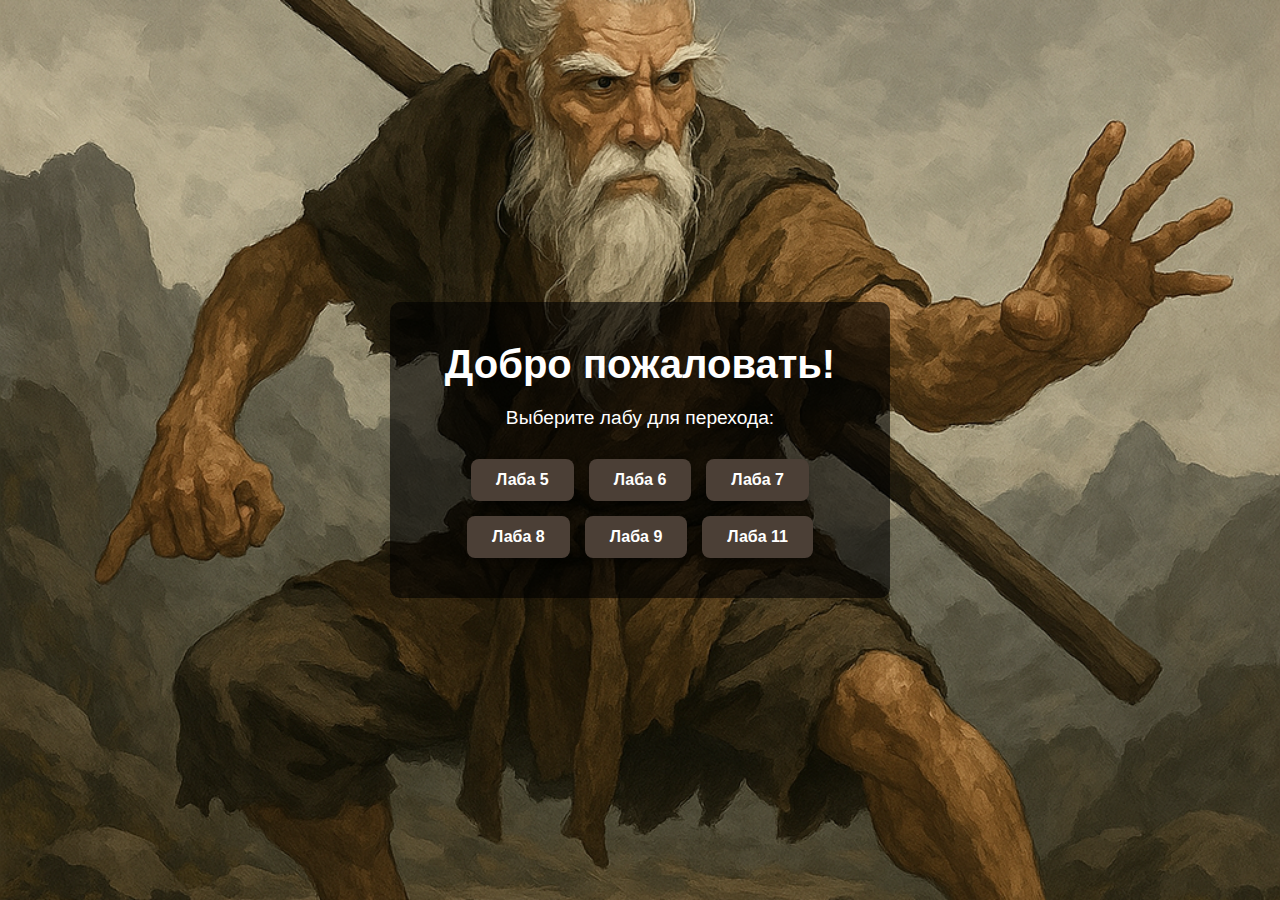
<file: index.html>
<!DOCTYPE html>
<html lang="ru">
<head>
  <meta charset="UTF-8">
  <meta name="viewport" content="width=device-width, initial-scale=1">
  <title>Главная страница</title>
  <link rel="stylesheet" href="styles.css">
</head>
<body>
  <div class="container">
    <h1>Добро пожаловать!</h1>
    <p>Выберите лабу для перехода:</p>
    <div class="button-container">
      <a href="EWT_lab_5/EWT_lab_5.html" class="btn">Лаба 5</a>
      <a href="EWT_lab_6/6_lab_EWT.html" class="btn">Лаба 6</a>
      <a href="EWT_lab_7/EWT_lab7.html" class="btn">Лаба 7</a>
      <a href="EWT_lab_8/EWT_lab8.html" class="btn">Лаба 8</a>
      <a href="EWT_lab_9/EWT_lab9.html" class="btn">Лаба 9</a>
      <a href="EWT_lab_11/EWT_lab_11.html" class="btn">Лаба 11</a>
    </div>
  </div>
</body>
</html>
</file>
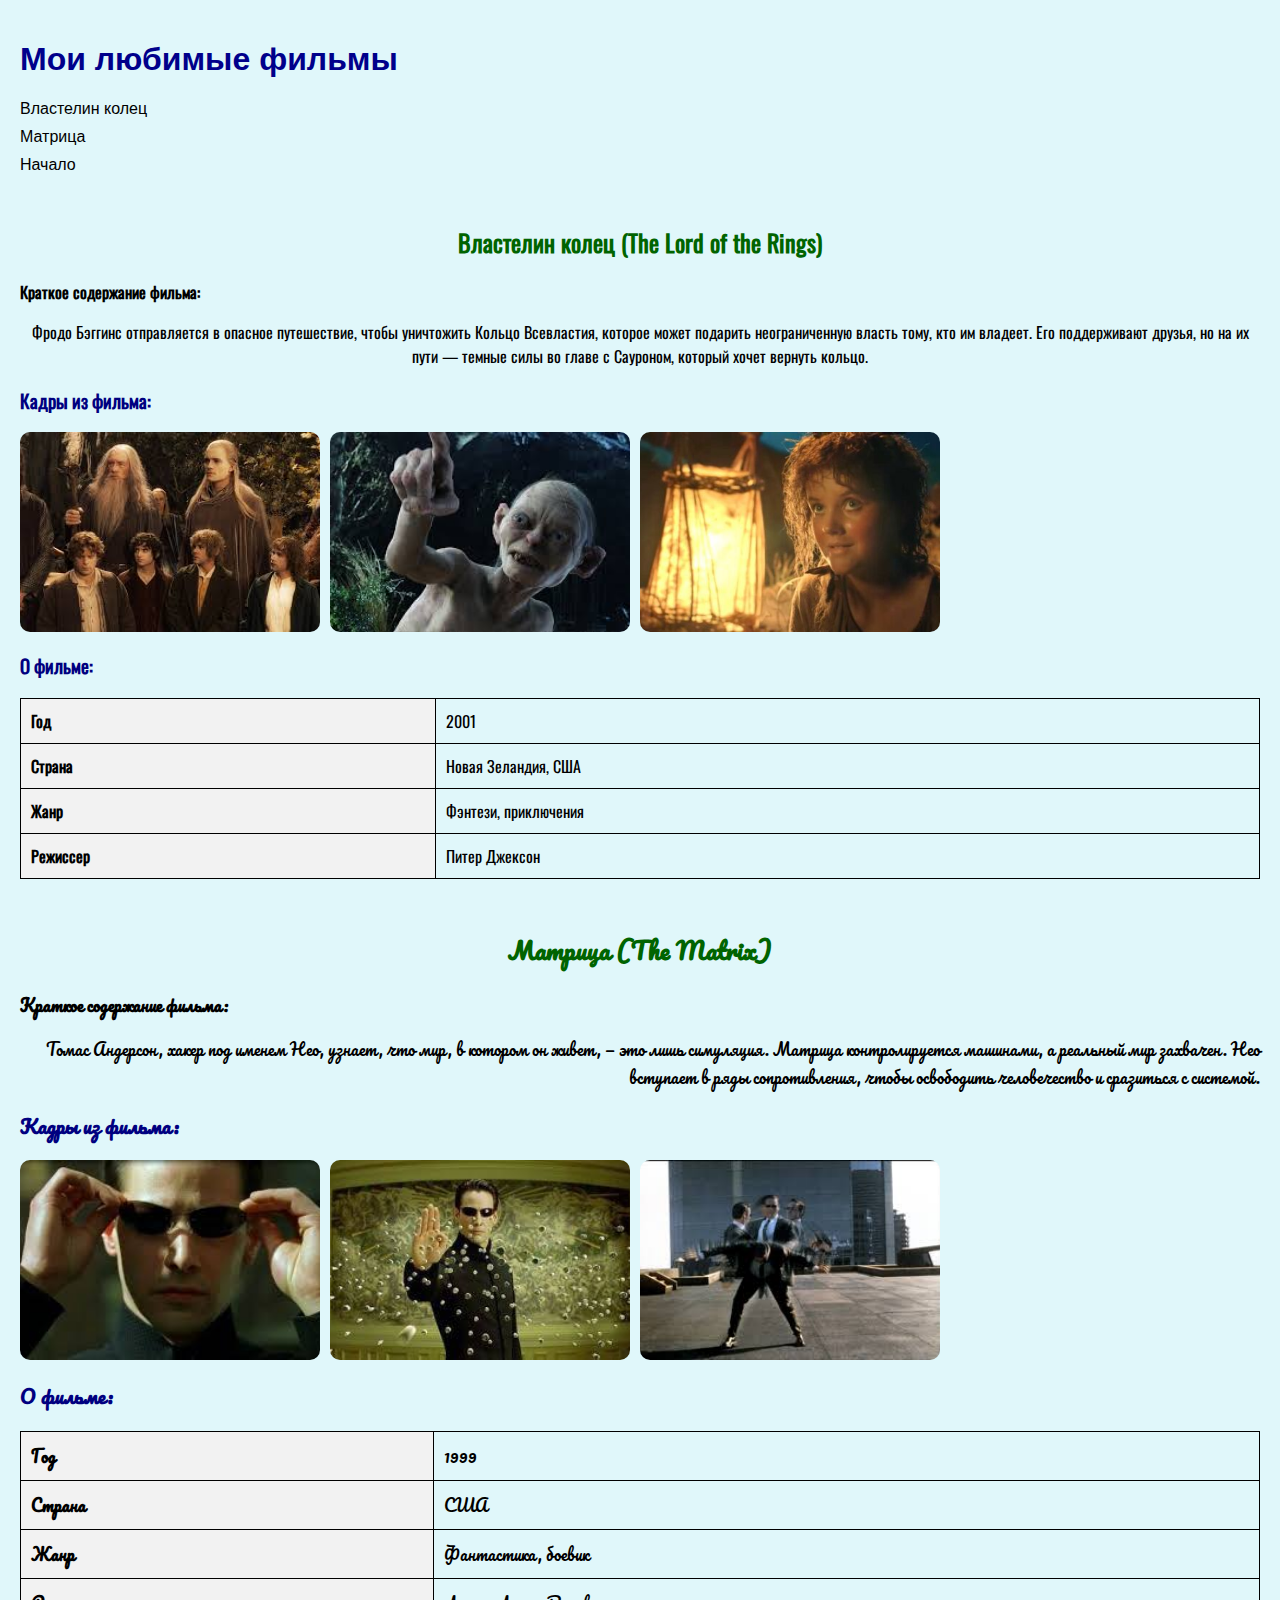
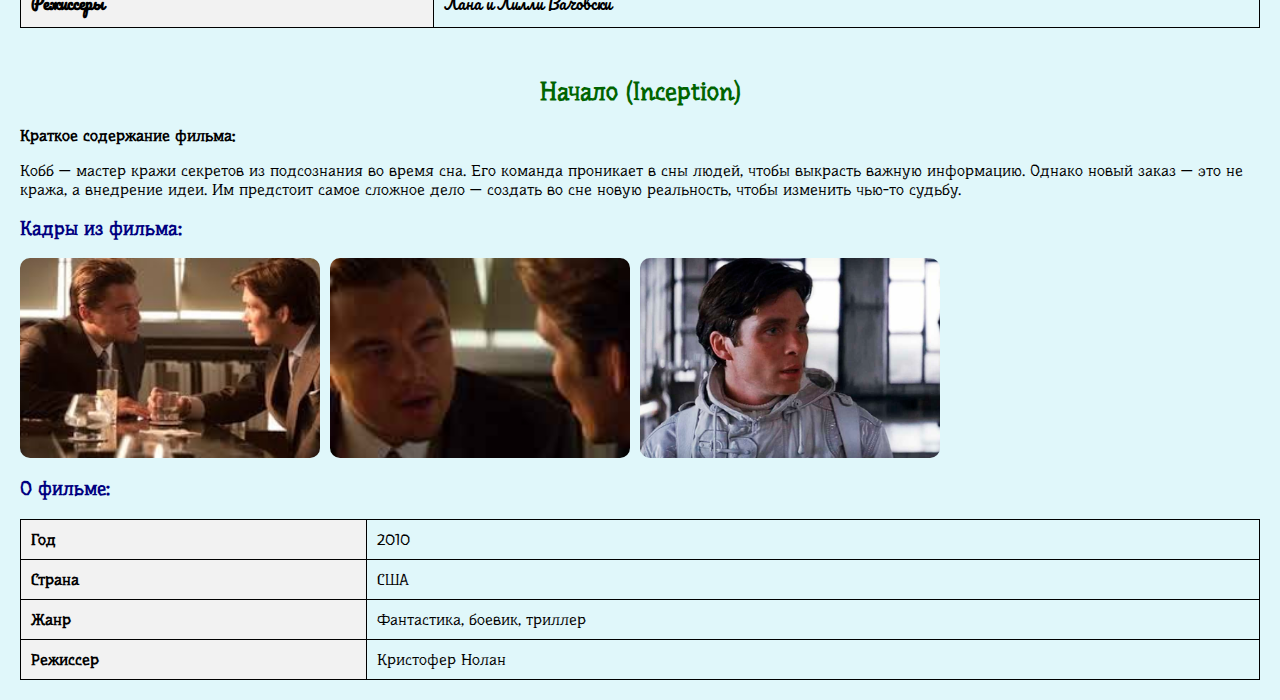
<file: EWT_lab_5/index.html>
<!DOCTYPE html>
<html lang="ru">
<head>
  <meta charset="UTF-8">
  <meta name="viewport" content="width=device-width, initial-scale=1.0">
  <title>lab 1</title>
  <link rel="stylesheet" href="style.css">
</head>
<body>
  <h1>Мои любимые фильмы</h1>
  <ul>
    <li><a href="#lord-of-the-rings">Властелин колец</a></li>
    <li><a href="#matrix">Матрица</a></li>
    <li><a href="#inception">Начало</a></li>
  </ul>

  <section class="movie" id="lord-of-the-rings">
    <h2>Властелин колец (The Lord of the Rings)</h2>
    <p><strong>Краткое содержание фильма:</strong></p>
    <p>Фродо Бэггинс отправляется в опасное путешествие, чтобы уничтожить Кольцо Всевластия, которое может подарить неограниченную власть тому, кто им владеет. Его поддерживают друзья, но на их пути — темные силы во главе с Сауроном, который хочет вернуть кольцо.</p>
    <h3>Кадры из фильма:</h3>
    <div class="images">
      <img src="lotr1.jpg" alt="Кадр 1 из фильма Властелин колец">
      <img src="lotr2.jpg" alt="Кадр 2 из фильма Властелин колец">
      <img src="lotr3.jpg" alt="Кадр 3 из фильма Властелин колец">
    </div>
    <h3>О фильме:</h3>
    <table>
      <tr>
        <th>Год</th>
        <td>2001</td>
      </tr>
      <tr>
        <th>Страна</th>
        <td>Новая Зеландия, США</td>
      </tr>
      <tr>
        <th>Жанр</th>
        <td>Фэнтези, приключения</td>
      </tr>
      <tr>
        <th>Режиссер</th>
        <td>Питер Джексон</td>
      </tr>
    </table>
  </section>
  
  <section class="movie" id="matrix">
    <h2>Матрица (The Matrix)</h2>
    <p><strong>Краткое содержание фильма:</strong></p>
    <p>Томас Андерсон, хакер под именем Нео, узнает, что мир, в котором он живет, — это лишь симуляция. Матрица контролируется машинами, а реальный мир захвачен. Нео вступает в ряды сопротивления, чтобы освободить человечество и сразиться с системой.</p>
    <h3>Кадры из фильма:</h3>
    <div class="images">
      <img src="matrix1.jpg" alt="Кадр 1 из фильма Матрица">
      <img src="matrix2.jpg" alt="Кадр 2 из фильма Матрица">
      <img src="matrix3.jpg" alt="Кадр 3 из фильма Матрица">
    </div>
    <h3>О фильме:</h3>
    <table>
      <tr>
        <th>Год</th>
        <td>1999</td>
      </tr>
      <tr>
        <th>Страна</th>
        <td>США</td>
      </tr>
      <tr>
        <th>Жанр</th>
        <td>Фантастика, боевик</td>
      </tr>
      <tr>
        <th>Режиссеры</th>
        <td>Лана и Лилли Вачовски</td>
      </tr>
    </table>
  </section>

  <section class="movie" id="inception">
    <h2>Начало (Inception)</h2>
    <p><strong>Краткое содержание фильма:</strong></p>
    <p>Кобб — мастер кражи секретов из подсознания во время сна. Его команда проникает в сны людей, чтобы выкрасть важную информацию. Однако новый заказ — это не кража, а внедрение идеи. Им предстоит самое сложное дело — создать во сне новую реальность, чтобы изменить чью-то судьбу.</p>
    <h3>Кадры из фильма:</h3>
    <div class="images">
      <img src="inception1.jpg" alt="Кадр 1 из фильма Начало">
      <img src="inception2.jpg" alt="Кадр 2 из фильма Начало">
      <img src="inception3.jpg" alt="Кадр 3 из фильма Начало">
    </div>
    <h3>О фильме:</h3>
    <table>
      <tr>
        <th>Год</th>
        <td>2010</td>
      </tr>
      <tr>
        <th>Страна</th>
        <td>США</td>
      </tr>
      <tr>
        <th>Жанр</th>
        <td>Фантастика, боевик, триллер</td>
      </tr>
      <tr>
        <th>Режиссер</th>
        <td>Кристофер Нолан</td>
      </tr>
    </table>
  </section>
</body>
</html>
</file>
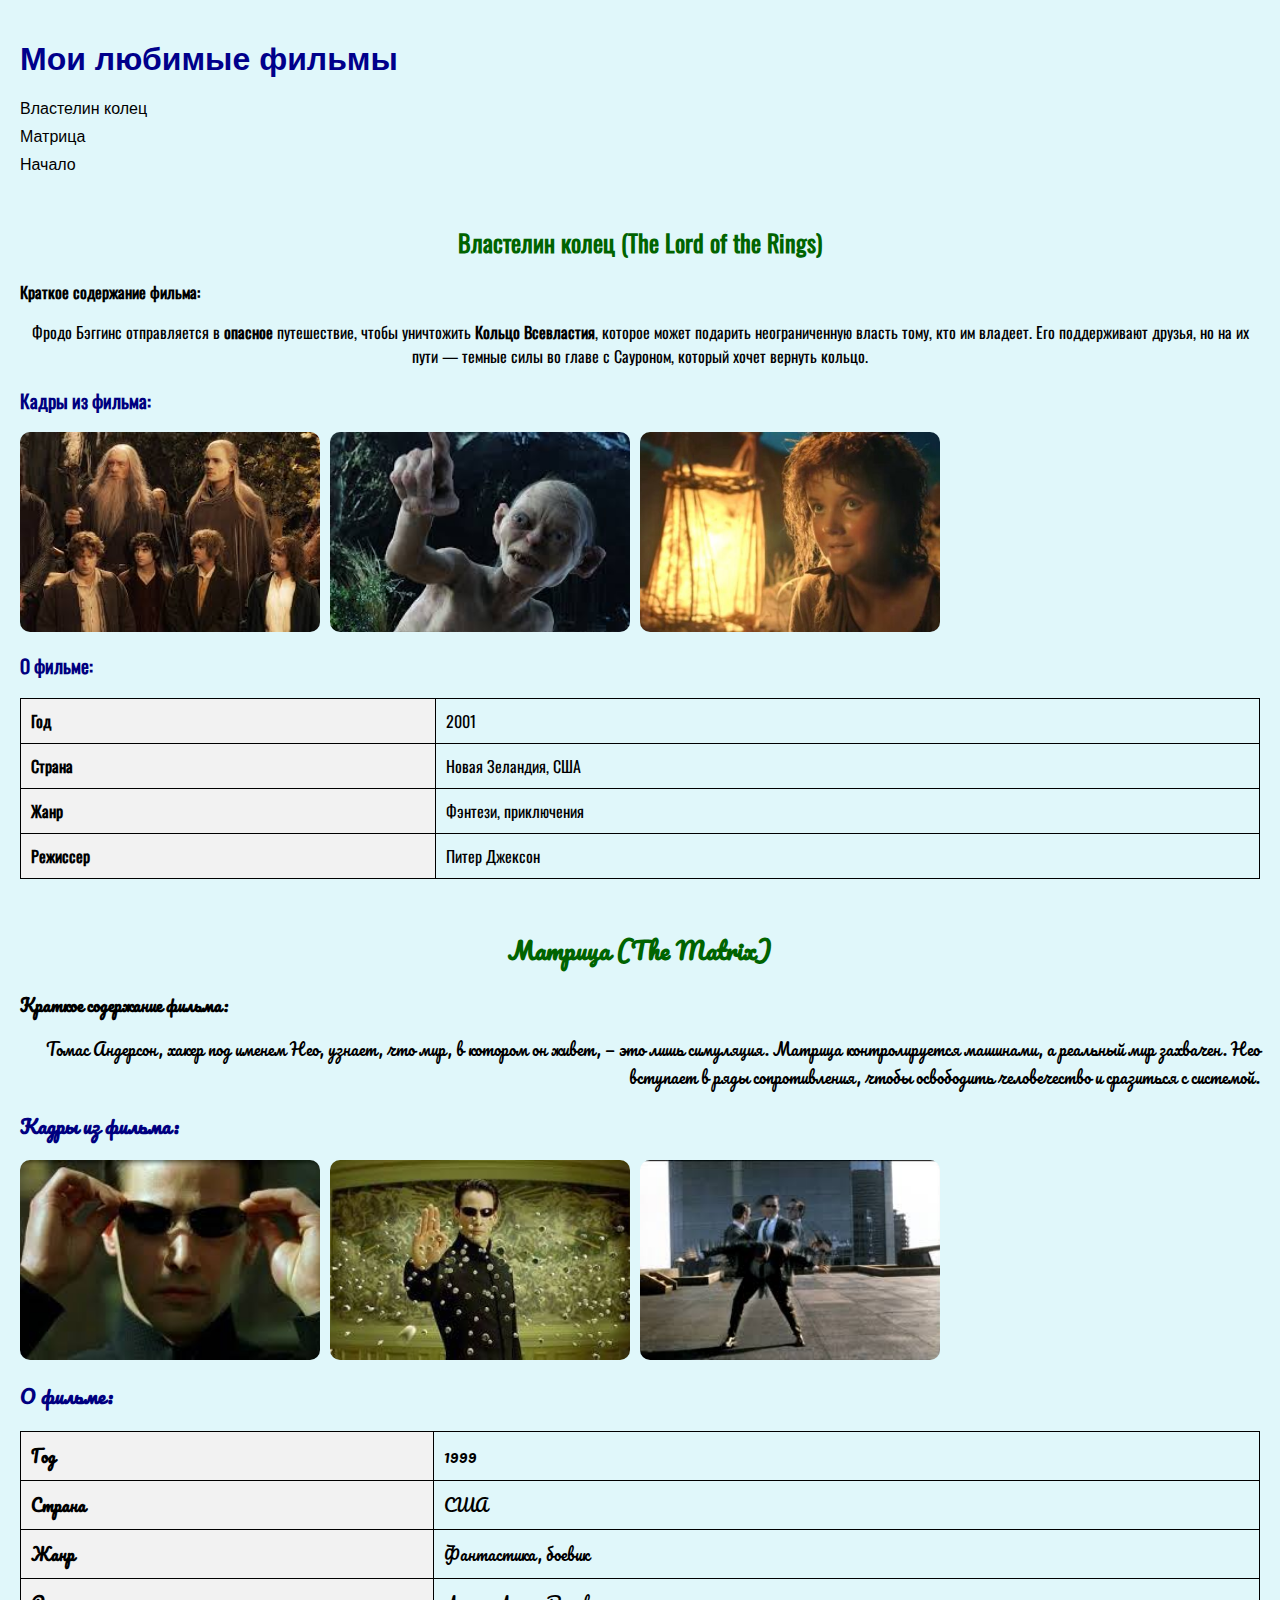
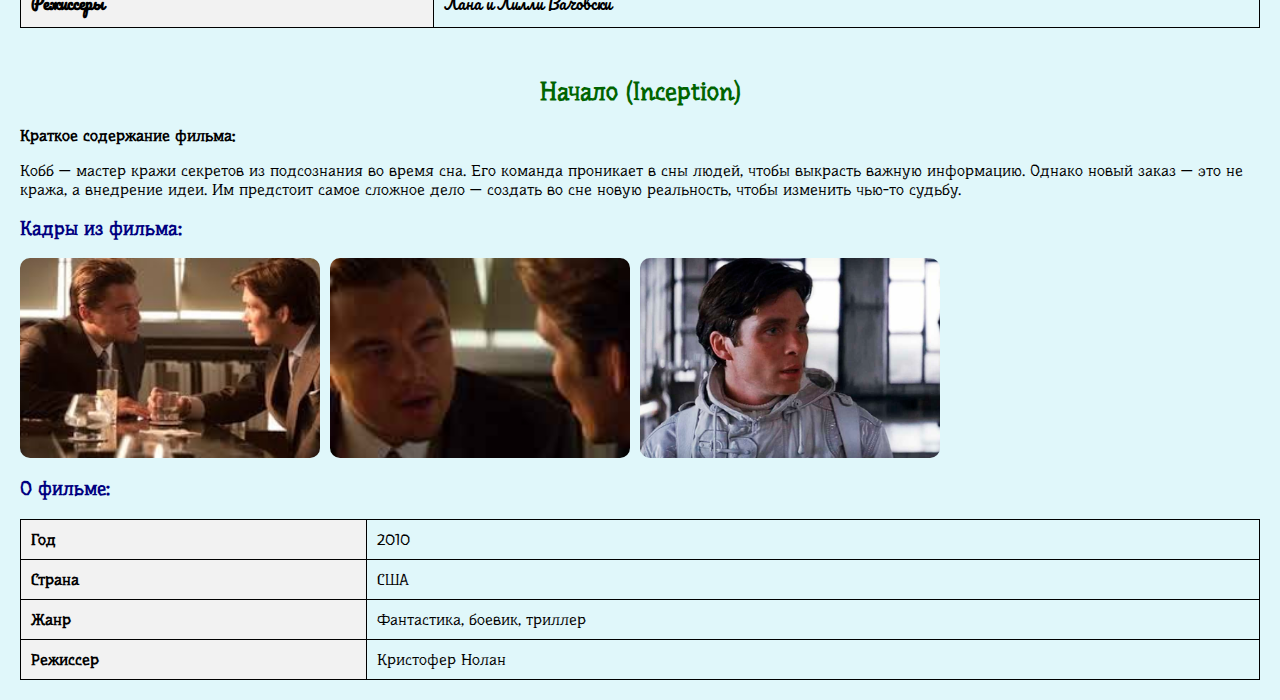
<file: EWT_lab_5/EWT_lab_5.html>
<!DOCTYPE html>
<html lang="ru">
<head>
  <meta charset="UTF-8">
  <meta name="viewport" content="width=device-width, initial-scale=1.0">
  <title>lab 1</title>
  <link rel="stylesheet" href="style.css">
</head>
<body>
  <h1>Мои любимые фильмы</h1>
  <ul>
    <li><a href="#lord-of-the-rings">Властелин колец</a></li>
    <li><a href="#matrix">Матрица</a></li>
    <li><a href="#inception">Начало</a></li>
  </ul>

  <section class="movie" id="lord-of-the-rings">
    <h2>Властелин колец (The Lord of the Rings)</h2>
    <p><strong>Краткое содержание фильма:</strong></p>
    <p>Фродо Бэггинс отправляется в <b>опасное</b> путешествие, чтобы уничтожить <strong>Кольцо Всевластия</strong>, которое может подарить неограниченную власть тому, кто им владеет. Его поддерживают друзья, но на их пути — темные силы во главе с Сауроном, который хочет вернуть кольцо.</p>
    <h3>Кадры из фильма:</h3>
    <div class="images">
      <img src="lotr1.jpg" alt="Кадр 1 из фильма Властелин колец">
      <img src="lotr2.jpg" alt="Кадр 2 из фильма Властелин колец">
      <img src="lotr3.jpg" alt="Кадр 3 из фильма Властелин колец">
    </div>
    <h3>О фильме:</h3>
    <table>
      <tr>
        <th>Год</th>
        <td>2001</td>
      </tr>
      <tr>
        <th>Страна</th>
        <td>Новая Зеландия, США</td>
      </tr>
      <tr>
        <th>Жанр</th>
        <td>Фэнтези, приключения</td>
      </tr>
      <tr>
        <th>Режиссер</th>
        <td>Питер Джексон</td>
      </tr>
    </table>
  </section>
  
  <section class="movie" id="matrix">
    <h2>Матрица (The Matrix)</h2>
    <p><strong>Краткое содержание фильма:</strong></p>
    <p>Томас Андерсон, хакер под именем Нео, узнает, что мир, в котором он живет, — это лишь симуляция. Матрица контролируется машинами, а реальный мир захвачен. Нео вступает в ряды сопротивления, чтобы освободить человечество и сразиться с системой.</p>
    <h3>Кадры из фильма:</h3>
    <div class="images">
      <img src="matrix1.jpg" alt="Кадр 1 из фильма Матрица">
      <img src="matrix2.jpg" alt="Кадр 2 из фильма Матрица">
      <img src="matrix3.jpg" alt="Кадр 3 из фильма Матрица">
    </div>
    <h3>О фильме:</h3>
    <table>
      <tr>
        <th>Год</th>
        <td>1999</td>
      </tr>
      <tr>
        <th>Страна</th>
        <td>США</td>
      </tr>
      <tr>
        <th>Жанр</th>
        <td>Фантастика, боевик</td>
      </tr>
      <tr>
        <th>Режиссеры</th>
        <td>Лана и Лилли Вачовски</td>
      </tr>
    </table>
  </section>

  <section class="movie" id="inception">
    <h2>Начало (Inception)</h2>
    <p><strong>Краткое содержание фильма:</strong></p>
    <p>Кобб — мастер кражи секретов из подсознания во время сна. Его команда проникает в сны людей, чтобы выкрасть важную информацию. Однако новый заказ — это не кража, а внедрение идеи. Им предстоит самое сложное дело — создать во сне новую реальность, чтобы изменить чью-то судьбу.</p>
    <h3>Кадры из фильма:</h3>
    <div class="images">
      <img src="inception1.jpg" alt="Кадр 1 из фильма Начало">
      <img src="inception2.jpg" alt="Кадр 2 из фильма Начало">
      <img src="inception3.jpg" alt="Кадр 3 из фильма Начало">
    </div>
    <h3>О фильме:</h3>
    <table>
      <tr>
        <th>Год</th>
        <td>2010</td>
      </tr>
      <tr>
        <th>Страна</th>
        <td>США</td>
      </tr>
      <tr>
        <th>Жанр</th>
        <td>Фантастика, боевик, триллер</td>
      </tr>
      <tr>
        <th>Режиссер</th>
        <td>Кристофер Нолан</td>
      </tr>
    </table>
  </section>
</body>
</html>
</file>
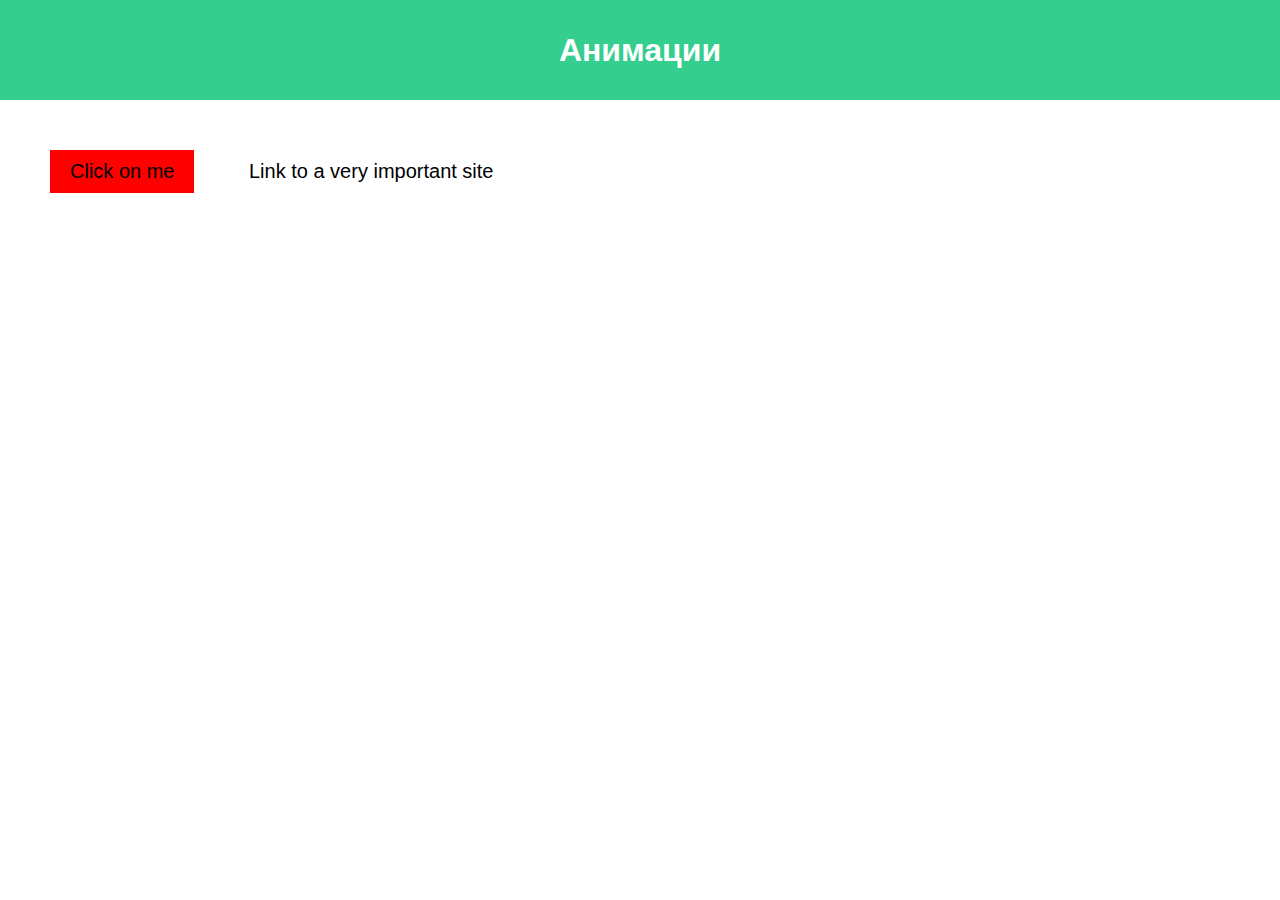
<file: EWT_lab_6/6_lab_EVT.html>
<!DOCTYPE html>
<html lang="en">
<head>
    <meta charset="UTF-8">
    <meta http-equiv="X-UA-Compatible" content="IE=edge">
    <meta name="viewport" content="width=device-width, initial-scale=1.0">
    <link rel="stylesheet" href="style.css">
    <title>Анимации</title>
</head>
<body>
    <header>
        <h1>Анимации</h1>
    </header>
    <button>Click on me</button>
    <a href="#">Link to a very important site</a>                                         
</body>                                                                                           
</html>
</file>
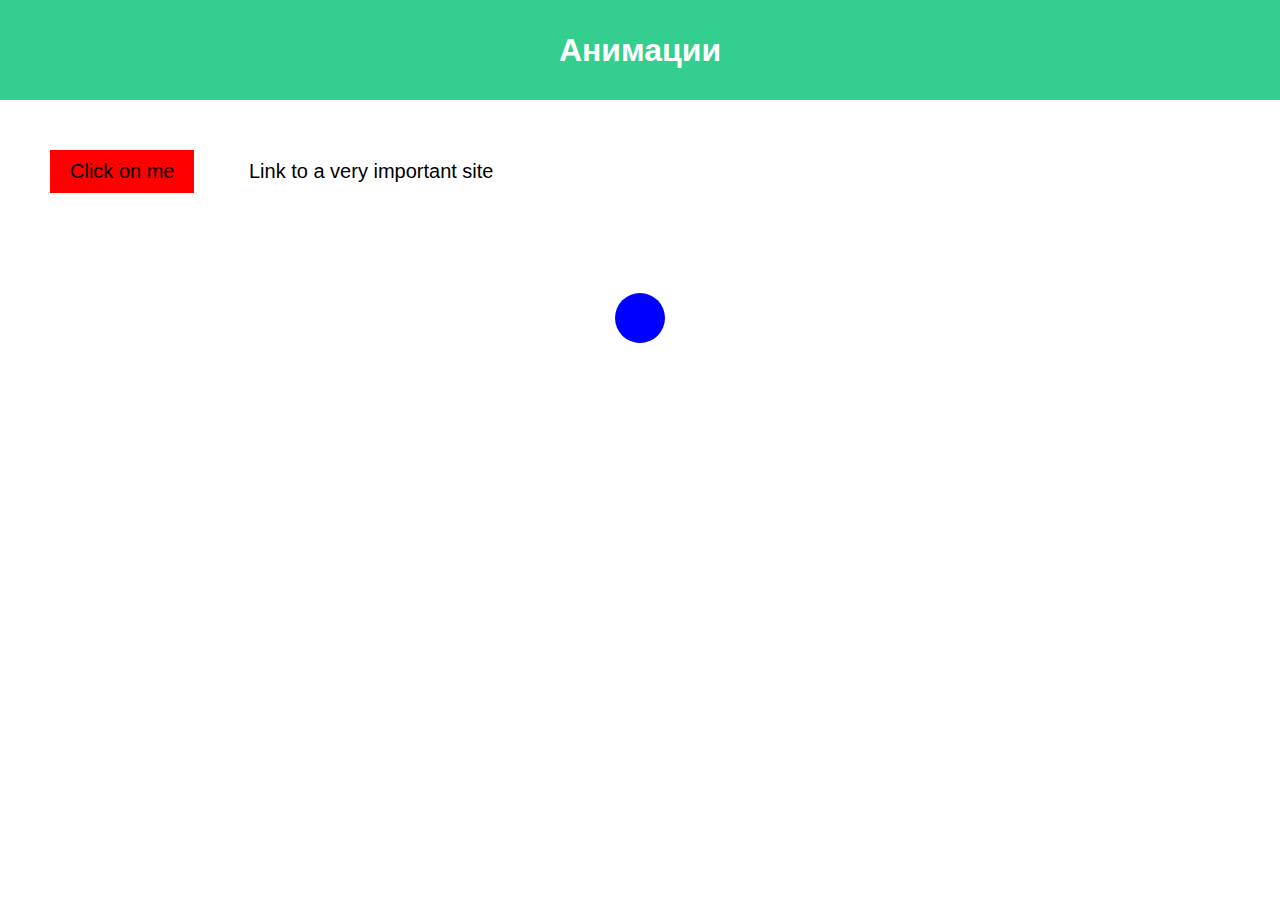
<file: EWT_lab_6/6_lab_EWT.html>
<!DOCTYPE html>
<html lang="en">
<head>
  <meta charset="UTF-8" />
  <meta http-equiv="X-UA-Compatible" content="IE=edge" />
  <meta name="viewport" content="width=device-width, initial-scale=1.0" />
  <link rel="stylesheet" href="style.css" />
  <title>Анимации</title>
</head>
<body>
  <header>
    <h1>Анимации</h1>
  </header>
  <button>Click on me</button>
  <a href="#">Link to a very important site</a>
  <!-- Added ball element for the falling ball animation -->
  <div class="ball"></div>
</body>
</html>
</file>
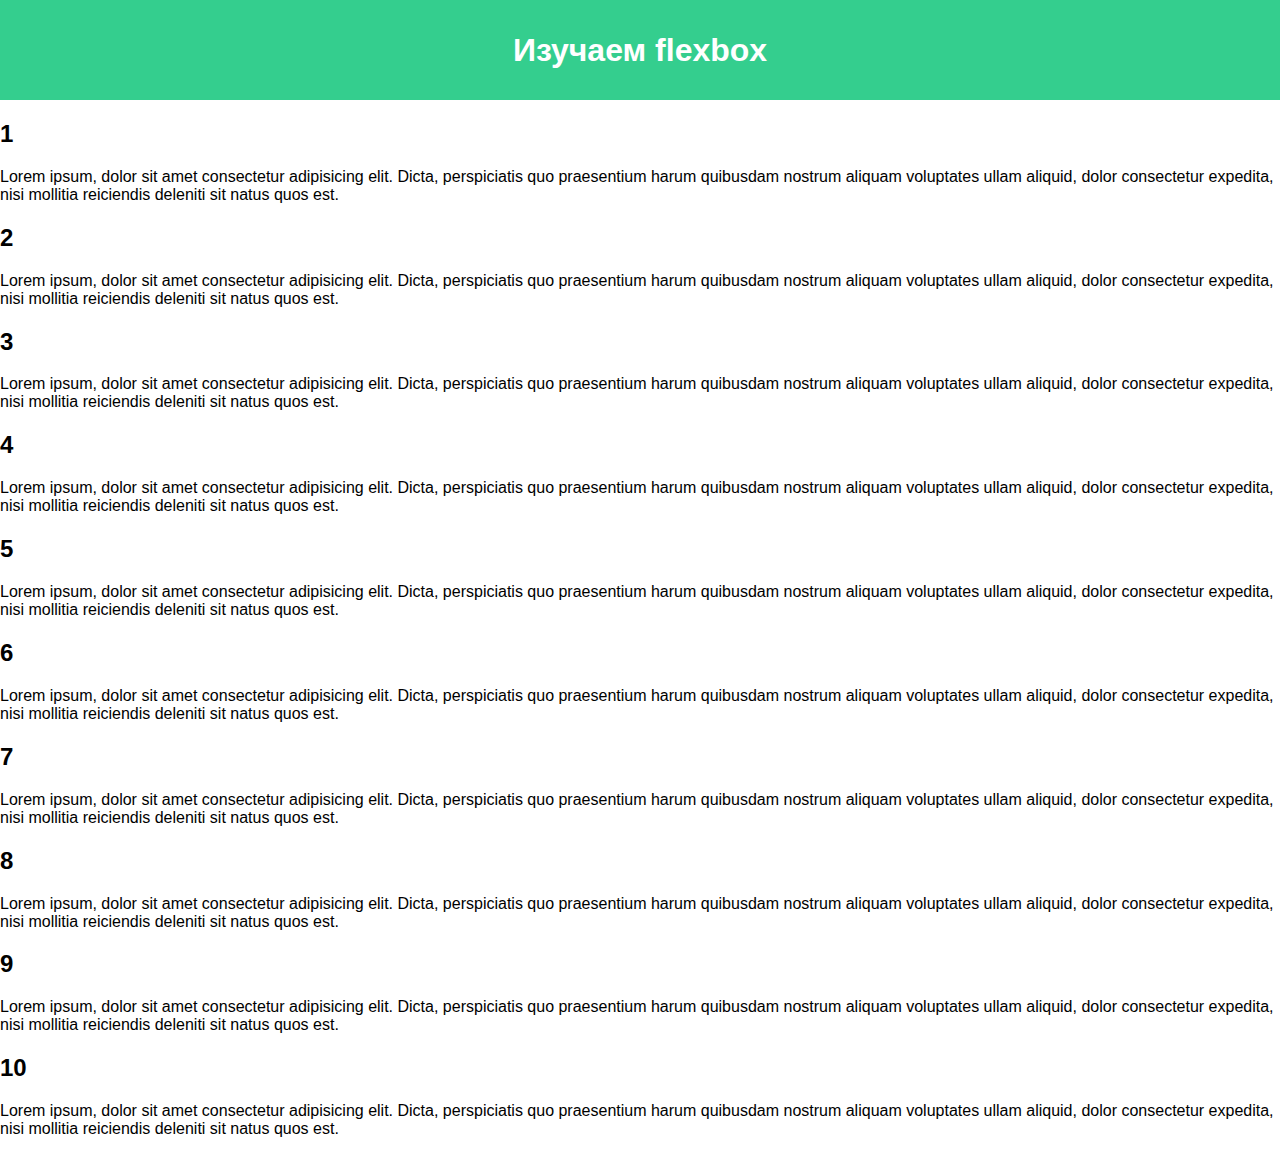
<file: EWT_lab_7/EVT_lab7.html>
<!DOCTYPE html>
<html lang="en">
<head>
    <meta charset="UTF-8">
    <meta http-equiv="X-UA-Compatible" content="IE=edge">
    <meta name="viewport" content="width=device-width, initial-scale=1.0">
    <link rel="stylesheet" href="style.css">
    <title>Flex</title>
</head>
<body>
    <header>
        <h1>Изучаем flexbox</h1>
    </header>
    <article>
        <h2>1</h2>
        <p>Lorem ipsum, dolor sit amet consectetur adipisicing elit. Dicta, perspiciatis quo praesentium harum quibusdam nostrum aliquam voluptates ullam aliquid, dolor consectetur expedita, nisi mollitia reiciendis deleniti sit natus quos est.
        </p>
    </article>
    <article>
        <h2>2</h2>
        <p>Lorem ipsum, dolor sit amet consectetur adipisicing elit. Dicta, perspiciatis quo praesentium harum quibusdam nostrum aliquam voluptates ullam aliquid, dolor consectetur expedita, nisi mollitia reiciendis deleniti sit natus quos est.
        </p>
    </article>
    <article>
        <h2>3</h2>
        <p>Lorem ipsum, dolor sit amet consectetur adipisicing elit. Dicta, perspiciatis quo praesentium harum quibusdam nostrum aliquam voluptates ullam aliquid, dolor consectetur expedita, nisi mollitia reiciendis deleniti sit natus quos est.
        </p>
    </article>
    <article>
        <h2>4</h2>
        <p>Lorem ipsum, dolor sit amet consectetur adipisicing elit. Dicta, perspiciatis quo praesentium harum quibusdam nostrum aliquam voluptates ullam aliquid, dolor consectetur expedita, nisi mollitia reiciendis deleniti sit natus quos est.
        </p>
    </article>
    <article>
        <h2>5</h2>
        <p>Lorem ipsum, dolor sit amet consectetur adipisicing elit. Dicta, perspiciatis quo praesentium harum quibusdam nostrum aliquam voluptates ullam aliquid, dolor consectetur expedita, nisi mollitia reiciendis deleniti sit natus quos est.
        </p>
    </article>
    <article>
        <h2>6</h2>
        <p>Lorem ipsum, dolor sit amet consectetur adipisicing elit. Dicta, perspiciatis quo praesentium harum quibusdam nostrum aliquam voluptates ullam aliquid, dolor consectetur expedita, nisi mollitia reiciendis deleniti sit natus quos est.
        </p>
    </article>
    <article>
        <h2>7</h2>
        <p>Lorem ipsum, dolor sit amet consectetur adipisicing elit. Dicta, perspiciatis quo praesentium harum quibusdam nostrum aliquam voluptates ullam aliquid, dolor consectetur expedita, nisi mollitia reiciendis deleniti sit natus quos est.
        </p>
    </article><article>
        <h2>8</h2>
        <p>Lorem ipsum, dolor sit amet consectetur adipisicing elit. Dicta, perspiciatis quo praesentium harum quibusdam nostrum aliquam voluptates ullam aliquid, dolor consectetur expedita, nisi mollitia reiciendis deleniti sit natus quos est.
        </p>
    </article><article>
        <h2>9</h2>
        <p>Lorem ipsum, dolor sit amet consectetur adipisicing elit. Dicta, perspiciatis quo praesentium harum quibusdam nostrum aliquam voluptates ullam aliquid, dolor consectetur expedita, nisi mollitia reiciendis deleniti sit natus quos est.
        </p>
    </article><article>
        <h2>10</h2>
        <p>Lorem ipsum, dolor sit amet consectetur adipisicing elit. Dicta, perspiciatis quo praesentium harum quibusdam nostrum aliquam voluptates ullam aliquid, dolor consectetur expedita, nisi mollitia reiciendis deleniti sit natus quos est.
        </p>
    </article>
    
       
      
</body>
</html>
</file>
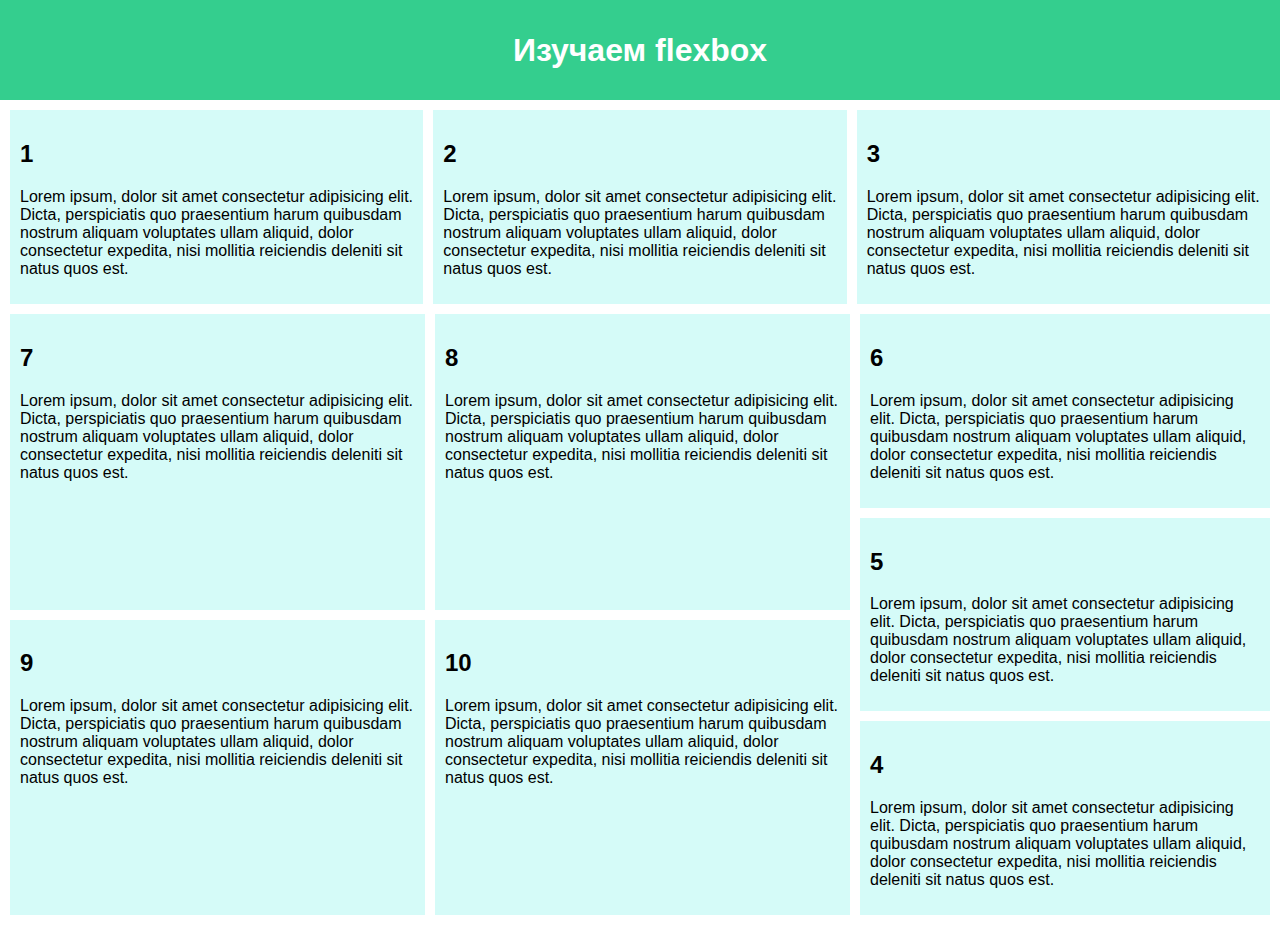
<file: EWT_lab_7/EWT_lab7.html>
<!DOCTYPE html>
<html lang="en">
<head>
    <meta charset="UTF-8">
    <meta http-equiv="X-UA-Compatible" content="IE=edge">
    <meta name="viewport" content="width=device-width, initial-scale=1.0">
    <link rel="stylesheet" href="style.css">
    <title>Flex</title>
</head>
<body>
    <header>
        <h1>Изучаем flexbox</h1>
      </header>
      
      <!-- Row 1: Articles 1, 2, 3 -->
      <div class="row1">
        <article>
          <h2>1</h2>
          <p>Lorem ipsum, dolor sit amet consectetur adipisicing elit. Dicta, perspiciatis quo praesentium harum quibusdam nostrum aliquam voluptates ullam aliquid, dolor consectetur expedita, nisi mollitia reiciendis deleniti sit natus quos est.
            </p>
        </article>
        <article>
          <h2>2</h2>
          <p>Lorem ipsum, dolor sit amet consectetur adipisicing elit. Dicta, perspiciatis quo praesentium harum quibusdam nostrum aliquam voluptates ullam aliquid, dolor consectetur expedita, nisi mollitia reiciendis deleniti sit natus quos est.
            </p>
        </article>
        <article>
          <h2>3</h2>
          <p>Lorem ipsum, dolor sit amet consectetur adipisicing elit. Dicta, perspiciatis quo praesentium harum quibusdam nostrum aliquam voluptates ullam aliquid, dolor consectetur expedita, nisi mollitia reiciendis deleniti sit natus quos est.
            </p>
        </article>
      </div>
    
      <!-- Row 2: Two columns -->
      <div class="row2">
        <!-- Right column: Articles 4, 5, 6 (in HTML order) -->
        <div class="right-col">
          <article>
            <h2>4</h2>
            <p>Lorem ipsum, dolor sit amet consectetur adipisicing elit. Dicta, perspiciatis quo praesentium harum quibusdam nostrum aliquam voluptates ullam aliquid, dolor consectetur expedita, nisi mollitia reiciendis deleniti sit natus quos est.
            </p>
          </article>
          <article>
            <h2>5</h2>
            <p>Lorem ipsum, dolor sit amet consectetur adipisicing elit. Dicta, perspiciatis quo praesentium harum quibusdam nostrum aliquam voluptates ullam aliquid, dolor consectetur expedita, nisi mollitia reiciendis deleniti sit natus quos est.
            </p>
          </article>
          <article>
            <h2>6</h2>
            <p>Lorem ipsum, dolor sit amet consectetur adipisicing elit. Dicta, perspiciatis quo praesentium harum quibusdam nostrum aliquam voluptates ullam aliquid, dolor consectetur expedita, nisi mollitia reiciendis deleniti sit natus quos est.
            </p>
          </article>
        </div>
        
        <!-- Left column: Articles 7, 8, 9, 10 -->
        <div class="left-col">
          <article>
            <h2>7</h2>
            <p>Lorem ipsum, dolor sit amet consectetur adipisicing elit. Dicta, perspiciatis quo praesentium harum quibusdam nostrum aliquam voluptates ullam aliquid, dolor consectetur expedita, nisi mollitia reiciendis deleniti sit natus quos est.
            </p>
          </article>
          <article>
            <h2>8</h2>
            <p>Lorem ipsum, dolor sit amet consectetur adipisicing elit. Dicta, perspiciatis quo praesentium harum quibusdam nostrum aliquam voluptates ullam aliquid, dolor consectetur expedita, nisi mollitia reiciendis deleniti sit natus quos est.
            </p>
          </article>
          <article>
            <h2>9</h2>
            <p>Lorem ipsum, dolor sit amet consectetur adipisicing elit. Dicta, perspiciatis quo praesentium harum quibusdam nostrum aliquam voluptates ullam aliquid, dolor consectetur expedita, nisi mollitia reiciendis deleniti sit natus quos est.
            </p>
          </article>
          <article>
            <h2>10</h2>
            <p>Lorem ipsum, dolor sit amet consectetur adipisicing elit. Dicta, perspiciatis quo praesentium harum quibusdam nostrum aliquam voluptates ullam aliquid, dolor consectetur expedita, nisi mollitia reiciendis deleniti sit natus quos est.
            </p>
          </article>
        </div>
      </div>
</body>
</html>
</file>
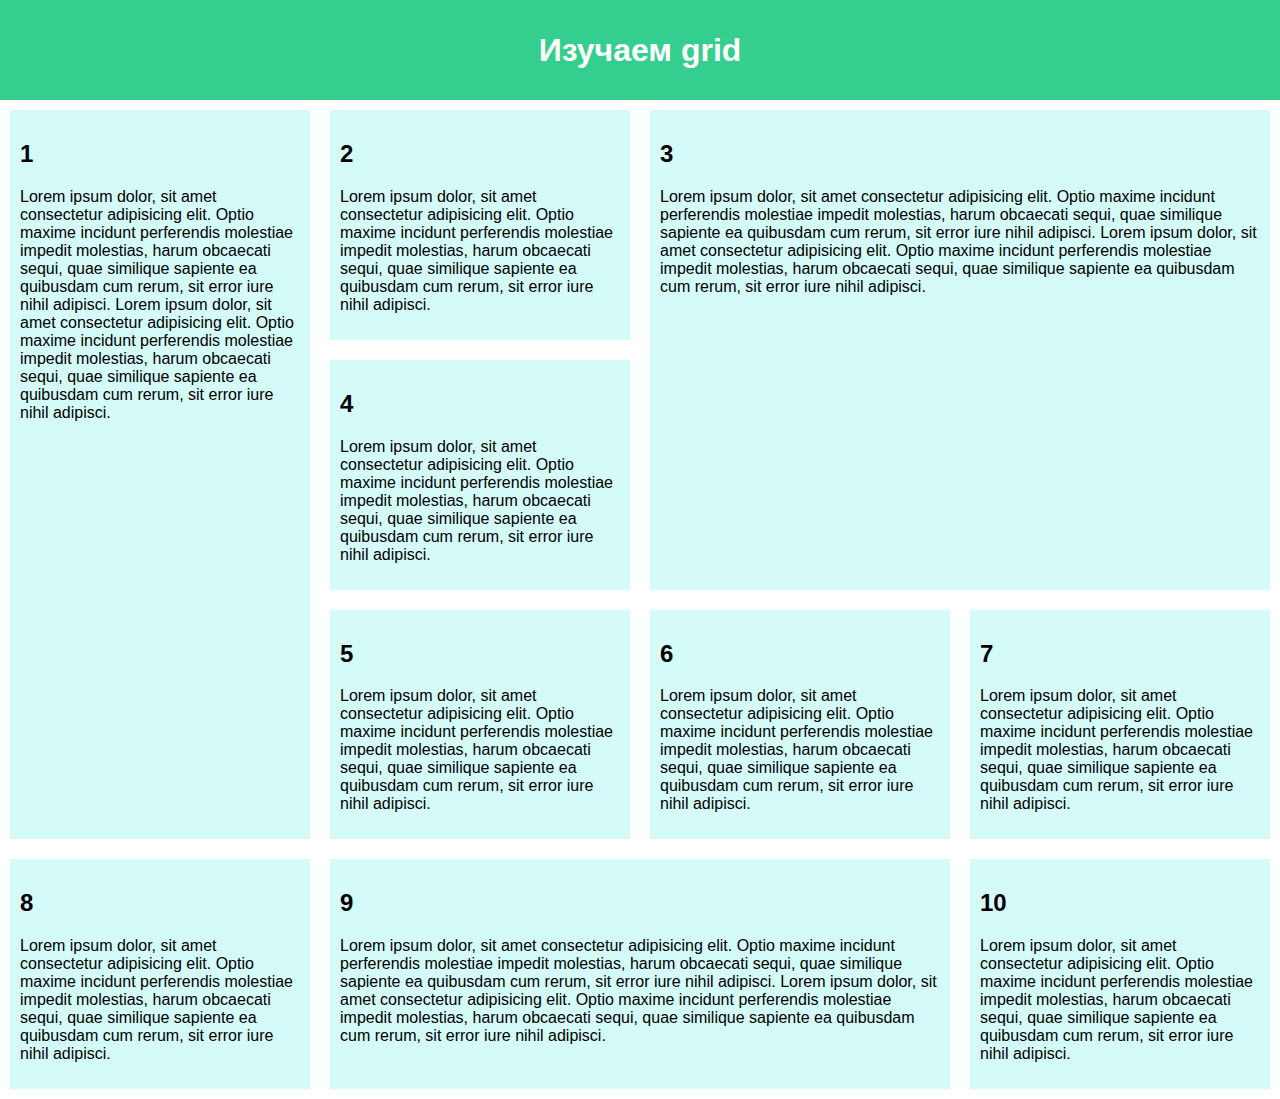
<file: EWT_lab_8/EVT_lab8.html>
<!DOCTYPE html>
<html lang="en">
<head>
    <meta charset="UTF-8">
    <meta http-equiv="X-UA-Compatible" content="IE=edge">
    <meta name="viewport" content="width=device-width, initial-scale=1.0">
    <link rel="stylesheet" href="style.css">
    <title>grid</title>
</head>
<body>
    <header>
        <h1>Изучаем grid</h1>
    </header>
    <div class="grid">
        <article>
            <h2>1</h2>
            <p>Lorem ipsum dolor, sit amet consectetur adipisicing elit. Optio maxime incidunt perferendis molestiae impedit molestias, harum obcaecati sequi, quae similique sapiente ea quibusdam cum rerum, sit error iure nihil adipisci.
                Lorem ipsum dolor, sit amet consectetur adipisicing elit. Optio maxime incidunt perferendis molestiae impedit molestias, harum obcaecati sequi, quae similique sapiente ea quibusdam cum rerum, sit error iure nihil adipisci.</p>
        </article>
        <article>
            <h2>2</h2>
            <p>Lorem ipsum dolor, sit amet consectetur adipisicing elit. Optio maxime incidunt perferendis molestiae impedit molestias, harum obcaecati sequi, quae similique sapiente ea quibusdam cum rerum, sit error iure nihil adipisci.
            </p>
        </article>
        <article>
            <h2>3</h2>
            <p>Lorem ipsum dolor, sit amet consectetur adipisicing elit. Optio maxime incidunt perferendis molestiae impedit molestias, harum obcaecati sequi, quae similique sapiente ea quibusdam cum rerum, sit error iure nihil adipisci.
                Lorem ipsum dolor, sit amet consectetur adipisicing elit. Optio maxime incidunt perferendis molestiae impedit molestias, harum obcaecati sequi, quae similique sapiente ea quibusdam cum rerum, sit error iure nihil adipisci.</p>
        </article>
        <article>
            <h2>4</h2>
            <p>Lorem ipsum dolor, sit amet consectetur adipisicing elit. Optio maxime incidunt perferendis molestiae impedit molestias, harum obcaecati sequi, quae similique sapiente ea quibusdam cum rerum, sit error iure nihil adipisci.
            </p>
        </article>
        <article>
            <h2>5</h2>
            <p>Lorem ipsum dolor, sit amet consectetur adipisicing elit. Optio maxime incidunt perferendis molestiae impedit molestias, harum obcaecati sequi, quae similique sapiente ea quibusdam cum rerum, sit error iure nihil adipisci.
            </p>
        </article>
        <article>
            <h2>6</h2>
            <p>Lorem ipsum dolor, sit amet consectetur adipisicing elit. Optio maxime incidunt perferendis molestiae impedit molestias, harum obcaecati sequi, quae similique sapiente ea quibusdam cum rerum, sit error iure nihil adipisci.
            </p>
        </article>
        <article>
            <h2>7</h2>
            <p>Lorem ipsum dolor, sit amet consectetur adipisicing elit. Optio maxime incidunt perferendis molestiae impedit molestias, harum obcaecati sequi, quae similique sapiente ea quibusdam cum rerum, sit error iure nihil adipisci.
            </p>
        </article>
        <article>
            <h2>8</h2>
            <p>Lorem ipsum dolor, sit amet consectetur adipisicing elit. Optio maxime incidunt perferendis molestiae impedit molestias, harum obcaecati sequi, quae similique sapiente ea quibusdam cum rerum, sit error iure nihil adipisci.
            </p>
        </article>
        <article>
            <h2>9</h2>
            <p>Lorem ipsum dolor, sit amet consectetur adipisicing elit. Optio maxime incidunt perferendis molestiae impedit molestias, harum obcaecati sequi, quae similique sapiente ea quibusdam cum rerum, sit error iure nihil adipisci.
                Lorem ipsum dolor, sit amet consectetur adipisicing elit. Optio maxime incidunt perferendis molestiae impedit molestias, harum obcaecati sequi, quae similique sapiente ea quibusdam cum rerum, sit error iure nihil adipisci.</p>
        </article>
        <article>
            <h2>10</h2>
            <p>Lorem ipsum dolor, sit amet consectetur adipisicing elit. Optio maxime incidunt perferendis molestiae impedit molestias, harum obcaecati sequi, quae similique sapiente ea quibusdam cum rerum, sit error iure nihil adipisci.
            </p>
        </article>
    </div>   
       
      
</body>
</html>
</file>
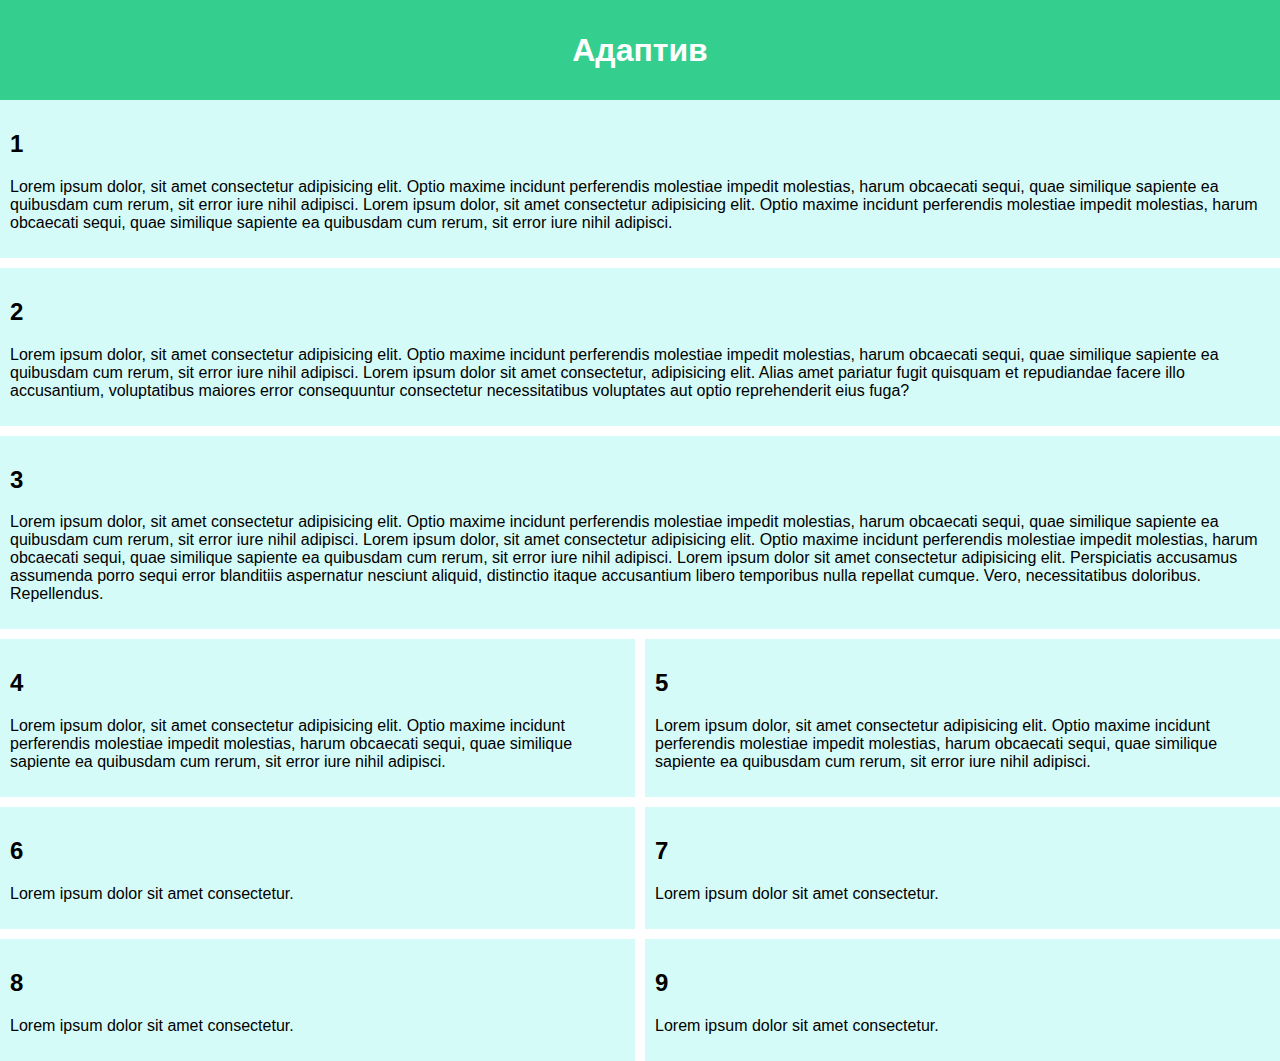
<file: EWT_lab_9/EVT_lab9.html>
<!DOCTYPE html>
<html lang="en">
<head>
    <meta charset="UTF-8">
    <meta http-equiv="X-UA-Compatible" content="IE=edge">
    <meta name="viewport" content="width=device-width, initial-scale=1.0">
    <link rel="stylesheet" href="style.css">
    <title>Адаптив</title>
</head>
<body>
    <header>
        <h1>Адаптив</h1>
    </header>
    <div class="adaptive">
        <article>
            <h2>1</h2>
            <p>Lorem ipsum dolor, sit amet consectetur adipisicing elit. Optio maxime incidunt perferendis molestiae impedit molestias, harum obcaecati sequi, quae similique sapiente ea quibusdam cum rerum, sit error iure nihil adipisci.
                Lorem ipsum dolor, sit amet consectetur adipisicing elit. Optio maxime incidunt perferendis molestiae impedit molestias, harum obcaecati sequi, quae similique sapiente ea quibusdam cum rerum, sit error iure nihil adipisci.</p>
        </article>
        <article>
            <h2>2</h2>
            <p>Lorem ipsum dolor, sit amet consectetur adipisicing elit. Optio maxime incidunt perferendis molestiae impedit molestias, harum obcaecati sequi, quae similique sapiente ea quibusdam cum rerum, sit error iure nihil adipisci.
            Lorem ipsum dolor sit amet consectetur, adipisicing elit. Alias amet pariatur fugit quisquam et repudiandae facere illo accusantium, voluptatibus maiores error consequuntur consectetur necessitatibus voluptates aut optio reprehenderit eius fuga?
        </p>
        </article>
        <article>
            <h2>3</h2>
            <p>Lorem ipsum dolor, sit amet consectetur adipisicing elit. Optio maxime incidunt perferendis molestiae impedit molestias, harum obcaecati sequi, quae similique sapiente ea quibusdam cum rerum, sit error iure nihil adipisci.
                Lorem ipsum dolor, sit amet consectetur adipisicing elit. Optio maxime incidunt perferendis molestiae impedit molestias, harum obcaecati sequi, quae similique sapiente ea quibusdam cum rerum, sit error iure nihil adipisci.
            Lorem ipsum dolor sit amet consectetur adipisicing elit. Perspiciatis accusamus assumenda porro sequi error blanditiis aspernatur nesciunt aliquid, distinctio itaque accusantium libero temporibus nulla repellat cumque. Vero, necessitatibus doloribus. Repellendus.
        </p>
        </article>
        <article>
            <h2>4</h2>
            <p>Lorem ipsum dolor, sit amet consectetur adipisicing elit. Optio maxime incidunt perferendis molestiae impedit molestias, harum obcaecati sequi, quae similique sapiente ea quibusdam cum rerum, sit error iure nihil adipisci.
            </p>
        </article>
        <article>
            <h2>5</h2>
            <p>Lorem ipsum dolor, sit amet consectetur adipisicing elit. Optio maxime incidunt perferendis molestiae impedit molestias, harum obcaecati sequi, quae similique sapiente ea quibusdam cum rerum, sit error iure nihil adipisci.
            </p>
        </article>
        <article>
            <h2>6</h2>
            <p> Lorem ipsum dolor sit amet consectetur.
            </p>
        </article>
        <article>
            <h2>7</h2>
            <p>Lorem ipsum dolor sit amet consectetur.
            </p>
        </article>
        <article>
            <h2>8</h2>
            <p>Lorem ipsum dolor sit amet consectetur.
            </p>
        </article>
        <article>
            <h2>9</h2>
            <p>Lorem ipsum dolor sit amet consectetur.
            </p>
        </article>
    </div>       
      
</body>
</html>
</file>
<file: styles.css>
/* Сброс отступов и базовые настройки */
* {
    margin: 0;
    padding: 0;
    box-sizing: border-box;
  }
  
  /* Стили для body с фоновым изображением */
  body {
    font-family: 'Arial', sans-serif;
    color: #fff;
    background: url('image.png') no-repeat center center fixed;
    background-size: cover;
    height: 100vh;
    display: flex;
    align-items: center;
    justify-content: center;
  }
  
  /* Оформление контейнера */
  .container {
    background: rgba(0, 0, 0, 0.6);
    border-radius: 10px;
    padding: 40px;
    text-align: center;
    max-width: 500px;
    width: 90%;
  }
  
  /* Заголовок */
  h1 {
    margin-bottom: 20px;
    font-size: 2.5rem;
  }
  
  /* Параграф */
  p {
    margin-bottom: 30px;
    font-size: 1.2rem;
  }
  
  /* Контейнер для кнопок */
  .button-container {
    display: flex;
    flex-wrap: wrap;
    gap: 15px;
    justify-content: center;
  }
  
  /* Кнопки-ссылки */
  .btn {
    text-decoration: none;
    background-color: #4b3f36;
    color: #fff;
    padding: 12px 25px;
    border-radius: 8px;
    transition: background-color 0.3s ease, transform 0.3s ease;
    font-weight: bold;
    box-shadow: 0 4px 6px rgba(0, 0, 0, 0.3);
  }
  
  .btn:hover {
    background-color: #5f4e44;
    transform: translateY(-3px);
  }
</file>
<file: EWT_lab_5/style.css>
/* 1. Global background color for entire screen (not white) */
body {
    background-color: #e0f7fa; /* light cyan */
    margin: 0;
    padding: 20px;
    font-family: Arial, sans-serif;
}
  
/* 2. Center all content and set maximum width to 1440px */
body > * {
    max-width: 1440px;
    margin-left: auto;
    margin-right: auto;
}
  
/* 4. Remove list markers and style anchor links in "Мои любимые фильмы" */
ul {
    list-style-type: none;
    padding-left: 0;
}

ul li {
    margin: 10px 0;
}

ul li a {
    text-decoration: none;
    color: black;
}

ul li a:hover {
    text-decoration: underline;
}
  
/* 3. Load local fonts */
@font-face {
    font-family: 'Oswald';
    src: url('Oswald/static/Oswald-Regular.ttf');
}
@font-face {
    font-family: 'Pacifico';
    src: url('Pacifico/Pacifico-Regular.ttf');
}
@font-face {
    font-family: 'Underdog';
    src: url('Underdog/Underdog-Regular.ttf');
}
  
/* 3. Apply a different font to each movie section */
.movie#lord-of-the-rings {
    font-family: 'Oswald', sans-serif;
}

.movie#matrix {
    font-family: 'Pacifico', sans-serif;
}

.movie#inception {
    font-family: 'Underdog', sans-serif;
}
  
/* 5. Align the description text for each movie differently */
/* Assuming the description is the second <p> element inside each section */
.movie#lord-of-the-rings p:nth-of-type(2) {
    text-align: center;
}

.movie#matrix p:nth-of-type(2) {
    text-align: right;
}

.movie#inception p:nth-of-type(2) {
    text-align: left;
}
  
/* 6. All images should be the same size and 7. have rounded edges */
.images {
    display: flex;
    gap: 10px;
    margin-bottom: 20px;
}

.images img {
    width: 300px;
    height: 200px;
    object-fit: cover;
    border-radius: 10px;
}
  
/* 8. Bold text styling using different methods */
/* Bold via CSS property on h3 */
h3 {
    color: navy;
    font-weight: 700;
}

/* Explicit bold for table headers */
th {
    background-color: #f2f2f2;
    font-weight: bold;
}

  /* Ensure any <b> tags are bold */
b {
    font-weight: bold;
}
  
/* Other existing styles */
h1 {
    color: darkblue;
}

h2 {
    color: darkgreen;
    margin-top: 50px;
    text-align: center;
}

table {
    width: 100%;
    border-collapse: collapse;
    margin-top: 10px;
}

table, th, td {
    border: 1px solid black;
}

th, td {
    padding: 10px;
    text-align: left;
}
</file>
<file: EWT_lab_6/style.css>
html {
  font-family: sans-serif;
}

body {
  margin: 0;
}

header {
  background: rgb(52, 206, 142);
  height: 100px;
}

h1 {
  text-align: center;
  color: white;
  line-height: 100px;
  margin: 0;
}

/* Button: Vibrate animation and hover behavior */
button {
  margin: 50px;
  font-size: 20px;
  background-color: red;
  /* Vibrate continuously */
  animation: vibrate 0.1s infinite linear;
  transition: background-color 0.3s;
  border: none;
  padding: 10px 20px;
  cursor: pointer;
}

button:hover {
  /* Stop vibration and change to green */
  animation-play-state: paused;
  background-color: green;
}

/* Keyframes for button vibration */
@keyframes vibrate {
  0%   { transform: translateX(0); }
  25%  { transform: translateX(-2px); }
  50%  { transform: translateX(2px); }
  75%  { transform: translateX(-2px); }
  100% { transform: translateX(0); }
}

/* Link styling with underline animation on hover */
a {
  font-size: 20px;
  color: black;
  text-decoration: none;
  position: relative;
  padding-bottom: 2px;
}

a::after {
  content: "";
  position: absolute;
  left: 50%;
  bottom: 0;
  transform: translateX(-50%);
  height: 2px;
  width: 0;
  background-color: green;
  transition: width 0.3s ease;
}

a:hover {
  color: green;
}

a:hover::after {
  width: 100%;
}

/* Ball styling and fall/bounce animation */
.ball {
  width: 50px;
  height: 50px;
  background-color: blue;
  border-radius: 50%;
  position: relative;
  margin: 50px auto; /* centers the ball horizontally */
  /* Increased time allocation for bounces to simulate deceleration */
  animation: ballFall 2s ease 1s infinite;
}

/* Modified keyframes for a more realistic bounce with slowing after impact */
@keyframes ballFall {
  /* Start at the top */
  0% {
    transform: translateY(0) scale(1);
  }
  /* Fast free-fall impact */
  30% {
    transform: translateY(300px) scale(1);
  }
  /* Impact: squish the ball for elastic deformation */
  35% {
    transform: translateY(315px) scaleY(0.7);
  }
  /* First bounce: rebound to about half the fall height, with a stretch */
  60% {
    transform: translateY(150px) scaleY(1.2);
  }
  /* Return to ground with a slower descent */
  80% {
    transform: translateY(310px) scaleY(0.8);
  }
  /* Second, smaller bounce: the ball rises less and slower */
  90% {
    transform: translateY(225px) scaleY(1.1);
  }
  /* End at the ground in a resting state */
  100% {
    transform: translateY(300px) scale(1);
  }
}
</file>
<file: EWT_lab_7/style.css>
html {
  font-family: sans-serif;
}

body {
  margin: 0;
}

header {
  background: rgb(52, 206, 142);
  height: 100px;
}

h1 {
  text-align: center;
  color: white;
  line-height: 100px;
  margin: 0;
}

/* ---------- Row 1 styling (Articles 1,2,3) ---------- */
.row1 {
  display: flex;
  justify-content: space-around;
  margin: 10px 5px;
}

.row1 article {
  background: rgba(16, 233, 215, 0.178);
  padding: 10px;
  box-sizing: border-box;
  flex: 0 0 calc(33.333% - 10px);
}

/* ---------- Row 2 container: Two columns ---------- */
.row2 {
  display: flex;
  margin: 10px;
}

/* In the HTML, .right-col comes first; use order to swap */
.right-col {
  order: 2;
  display: flex;
  flex-direction: column-reverse; /* reverse the order of articles 4,5,6 */
  flex: 0 0 calc(33.333% - 10px);  
  gap: 10px;
}

.left-col {
  order: 1;
  display: flex;
  flex-wrap: wrap;
  flex: 1;
  gap: 10px;
}

/* Right column articles (will appear as 6,5,4) */
.right-col article {
  background: rgba(16, 233, 215, 0.178);
  padding: 10px;
  box-sizing: border-box;
}

/* Left column articles arranged in 2 rows of 2 */
.left-col article {
  background: rgba(16, 233, 215, 0.178);
  padding: 10px;
  box-sizing: border-box;
  flex: 0 0 calc(50% - 10px);
}
</file>
<file: EWT_lab_8/style.css>
html {
  font-family: sans-serif;
}

body {
  margin: 0;
}

header {
  background: rgb(52, 206, 142);
  height: 100px;
}

h1 {
  text-align: center;
  color: white;
  line-height: 100px;
  margin: 0;
}

/* Define the grid container */
.grid {
  display: grid;
  /* Four equal columns – adjust as needed */
  grid-template-columns: repeat(4, 1fr);
  /* Four rows – you can use auto or a fixed height */
  grid-template-rows: repeat(4, auto);
  /* Set up the grid-template-areas (each quoted string is one row) */
  grid-template-areas: 
    "a b c c"
    "a d c c"
    "a e f g"
    "h i i j";
  gap: 20px; /* Adjust gap between items as desired */
  margin: 10px;
}

/* Now assign each article to its grid-area via nth-child() */
.grid article:nth-child(1)  { grid-area: a; } /* Article 1: x1, y1–3 */
.grid article:nth-child(2)  { grid-area: b; } /* Article 2: x2, y1 */
.grid article:nth-child(3)  { grid-area: c; } /* Article 3: x3–4, y1-2 (spanning two columns and rows) */
.grid article:nth-child(4)  { grid-area: d; } /* Article 4: x2, y2 */
.grid article:nth-child(5)  { grid-area: e; } /* Article 5: x2, y3 */
.grid article:nth-child(6)  { grid-area: f; } /* Article 6: x3, y3 */
.grid article:nth-child(7)  { grid-area: g; } /* Article 7: x4, y3 */
.grid article:nth-child(8)  { grid-area: h; } /* Article 8: x1, y4 */
.grid article:nth-child(9)  { grid-area: i; } /* Article 9: x2–3, y4 */
.grid article:nth-child(10) { grid-area: j; } /* Article 10: x4, y4 */

/* Give each article some background and padding */
article {
  background: rgba(16, 233, 215, 0.18);
  padding: 10px;
  /* Remove original margins if desired (grid-gap handles space between items) */
  margin: 0;
}
</file>
<file: EWT_lab_9/style.css>
html {
  font-family: sans-serif;
}

body {
  margin: 0;
}

header {
  background: rgb(52, 206, 142);
  height: 100px;
}

h1 {
  text-align: center;
  color: white;
  line-height: 100px;
  margin: 0;
}

/* Common styling for all articles */
article {
  padding: 10px;
  background: rgba(16, 233, 215, 0.178);
}

/* =====================================
   Figure 3 – For screens 699px and less 
   (Mobile: one column layout)
   ===================================== */
.adaptive {
  display: grid;
  grid-template-columns: 1fr;
  gap: 10px;
}

/* =====================================
   Figure 2 – For screens from 700px to 1399px 
   Two columns and six rows:
      Row 1: Article 1 spans both columns (x 1-2 y 1)
      Row 2: Article 2 spans both columns (x 1-2 y 2)
      Row 3: Article 3 spans both columns (x 1-2 y 3)
      Row 4: Article 4 in col 1, Article 5 in col 2 (x 1 y 4, x 2 y 4)
      Row 5: Article 6 in col 1, Article 7 in col 2 (x 1 y 5, x 2 y 5)
      Row 6: Article 8 in col 1, Article 9 in col 2 (x 1 y 6, x 2 y 6)
   ===================================== */
@media (min-width: 700px) and (max-width: 1399px) {
  .adaptive {
    display: grid;
    grid-template-columns: repeat(2, 1fr);
    /* We explicitly define six rows, one per line in our areas */
    grid-template-rows: repeat(6, auto);
    grid-template-areas:
      "a a"
      "b b"
      "c c"
      "d e"
      "f g"
      "h i";
    gap: 10px;
  }
  /* Assign the area names via :nth-child() */
  .adaptive article:nth-child(1) { grid-area: a; }
  .adaptive article:nth-child(2) { grid-area: b; }
  .adaptive article:nth-child(3) { grid-area: c; }
  .adaptive article:nth-child(4) { grid-area: d; }
  .adaptive article:nth-child(5) { grid-area: e; }
  .adaptive article:nth-child(6) { grid-area: f; }
  .adaptive article:nth-child(7) { grid-area: g; }
  .adaptive article:nth-child(8) { grid-area: h; }
  .adaptive article:nth-child(9) { grid-area: i; }
}

/* =====================================
   Figure 1 – For screens 1400px and more 
   Four columns and four rows:
      Row 1: Article 1 spans columns 1-2, Article 2 spans columns 3-4
      Row 2: Article 3 spans all 4 columns (x 1-4 y 2)
      Row 3: Article 4 spans columns 1-2, Article 5 spans columns 3-4
      Row 4: Article 6 in col 1, Article 7 in col 2, Article 8 in col 3, Article 9 in col 4
   ===================================== */
@media (min-width: 1400px) {
  .adaptive {
    display: grid;
    grid-template-columns: repeat(4, 1fr);
    grid-template-rows: repeat(4, auto);
    grid-template-areas:
      "a a b b"
      "c c c c"
      "d d e e"
      "f g h i";
    gap: 10px;
  }
  .adaptive article:nth-child(1) { grid-area: a; }
  .adaptive article:nth-child(2) { grid-area: b; }
  .adaptive article:nth-child(3) { grid-area: c; }
  .adaptive article:nth-child(4) { grid-area: d; }
  .adaptive article:nth-child(5) { grid-area: e; }
  .adaptive article:nth-child(6) { grid-area: f; }
  .adaptive article:nth-child(7) { grid-area: g; }
  .adaptive article:nth-child(8) { grid-area: h; }
  .adaptive article:nth-child(9) { grid-area: i; }
}
</file>
